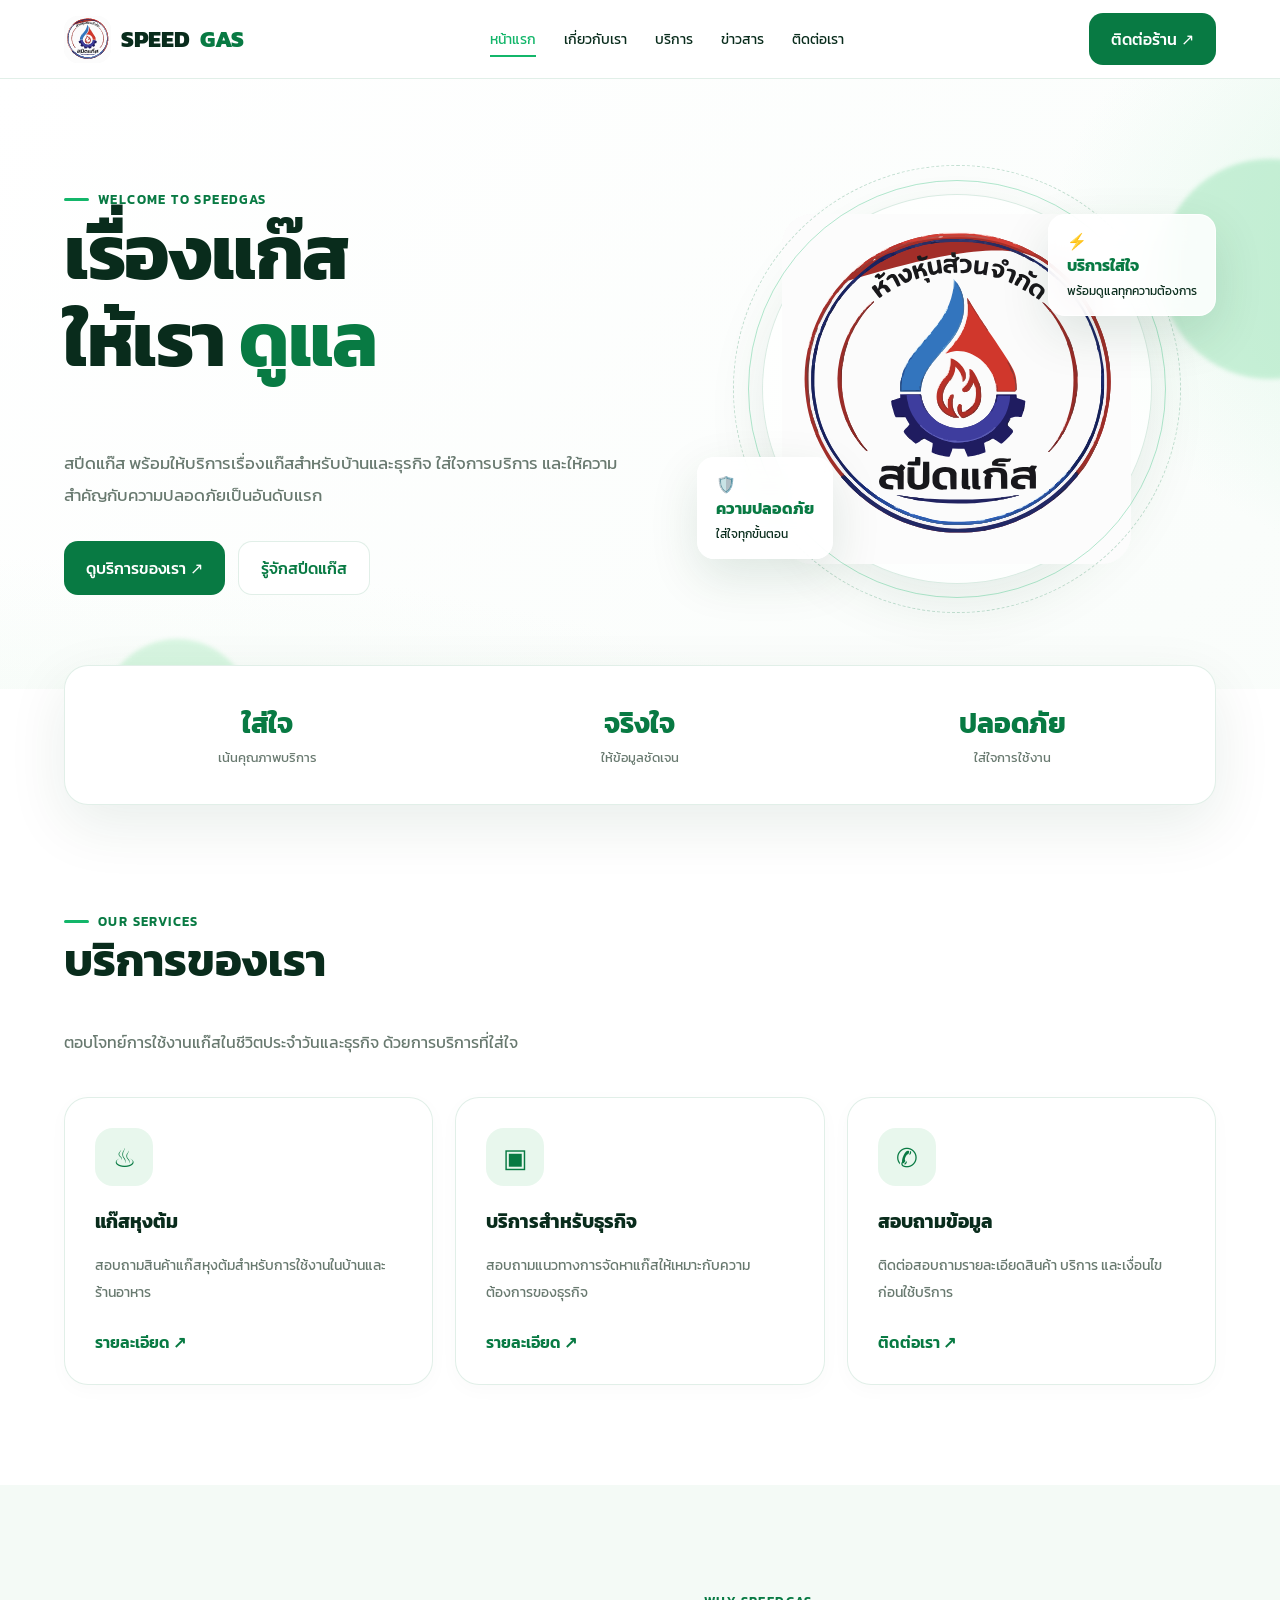
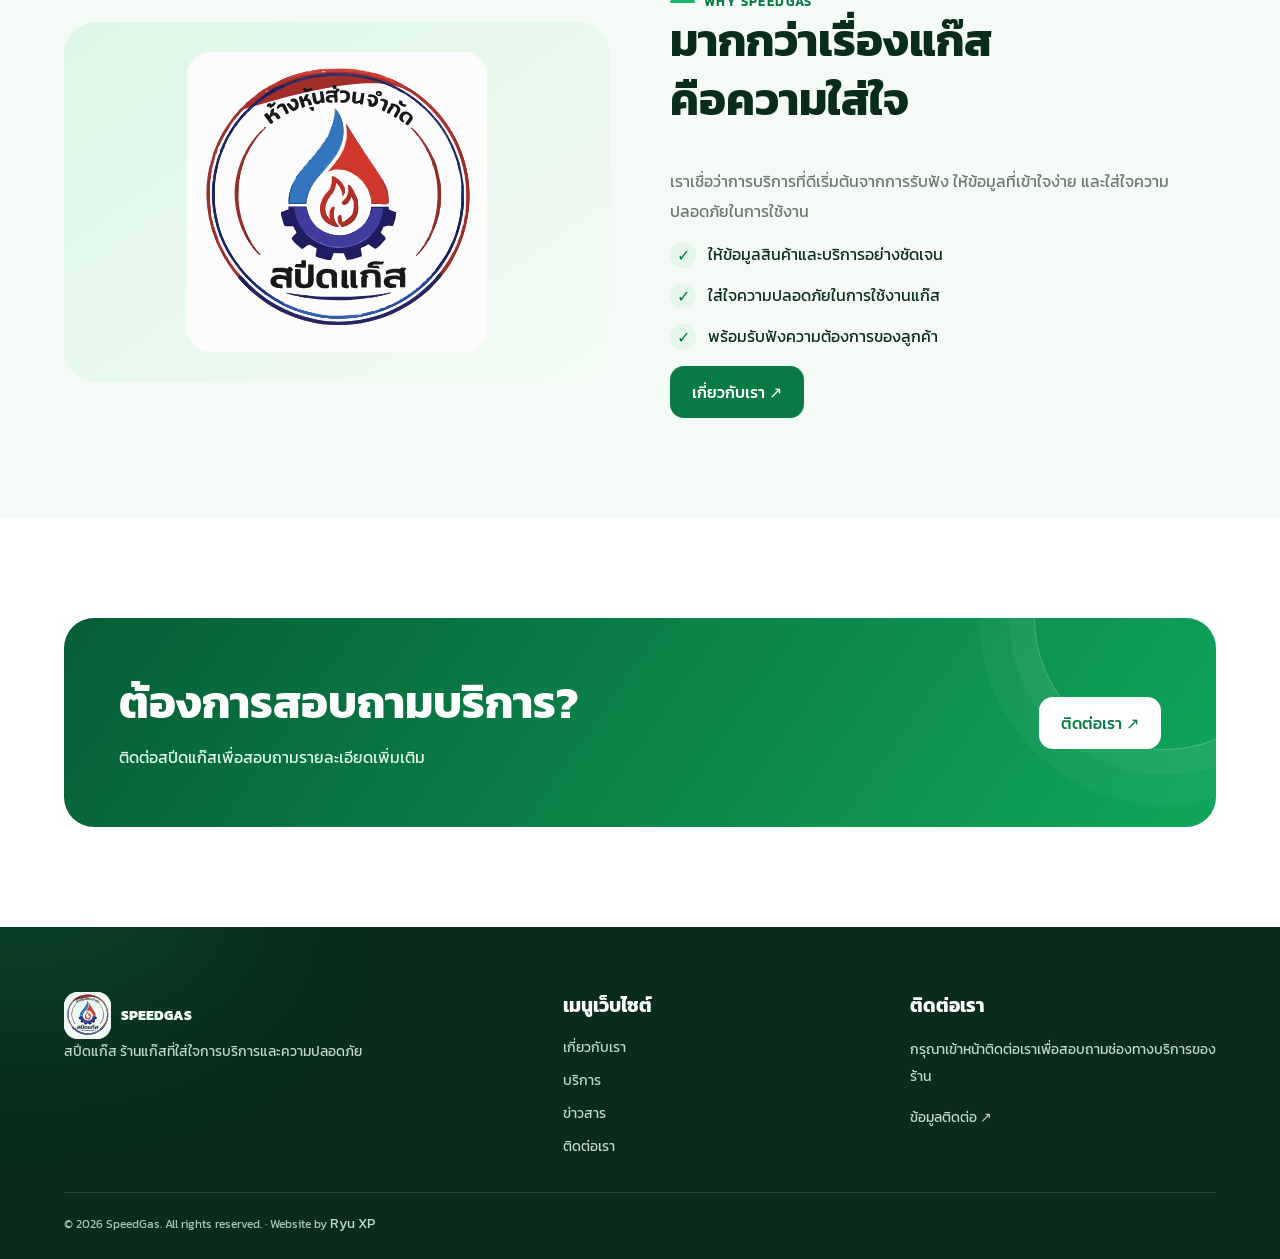
<file: index.html>
<!DOCTYPE html>
<html lang="th">
<head>
  <meta charset="UTF-8">
  <meta name="viewport" content="width=device-width, initial-scale=1">
  <meta name="theme-color" content="#087a43">
  <meta name="description" content="สปีดแก๊ส ร้านแก๊สและบริการแก๊ส ติดต่อสอบถามสินค้าและบริการ">
  <title>สปีดแก๊ส | SpeedGas — ร้านแก๊สและบริการ</title>
  <link rel="icon" href="/logo.svg" type="image/svg+xml">
  <link rel="stylesheet" href="/style.css">
  <script src="/script.js" defer></script>
</head>
<body>
<div id="scroll-progress"></div>
<header class="navbar">
  <div class="container nav-inner">
    <a class="brand" href="/"><img src="/logo.svg" alt="โลโก้สปีดแก๊ส">SPEED<span>GAS</span></a>
    <nav class="nav-links" id="site-nav">
      <a class="active" href="/">หน้าแรก</a><a href="/about">เกี่ยวกับเรา</a><a href="/services">บริการ</a><a href="/news">ข่าวสาร</a><a href="/contact">ติดต่อเรา</a>
    </nav>
    <a class="nav-cta" href="/contact">ติดต่อร้าน ↗</a>
    <button class="menu-toggle" aria-label="เปิดเมนู" aria-expanded="false" aria-controls="site-nav">☰</button>
  </div>
</header>
<main>
<section class="hero">
  <div class="blob one"></div><div class="blob two"></div>
  <div class="container hero-grid">
    <div class="reveal">
      <span class="eyebrow">WELCOME TO SPEEDGAS</span>
      <h1>เรื่องแก๊ส<br>ให้เรา <span>ดูแล</span></h1>
      <p class="hero-copy">สปีดแก๊ส พร้อมให้บริการเรื่องแก๊สสำหรับบ้านและธุรกิจ ใส่ใจการบริการ และให้ความสำคัญกับความปลอดภัยเป็นอันดับแรก</p>
      <div class="hero-actions"><a class="btn" href="/services">ดูบริการของเรา ↗</a><a class="btn btn-outline" href="/about">รู้จักสปีดแก๊ส</a></div>
    </div>
    <div class="hero-visual reveal-zoom">
      <div class="visual-orbit"><img src="/logo.svg" alt="โลโก้ร้านสปีดแก๊ส"></div>
      <div class="float-chip one">⚡ <strong>บริการใส่ใจ</strong><span>พร้อมดูแลทุกความต้องการ</span></div>
      <div class="float-chip two">🛡️ <strong>ความปลอดภัย</strong><span>ใส่ใจทุกขั้นตอน</span></div>
    </div>
  </div>
</section>
<section class="container stats-wrap">
  <div class="stats reveal"><div class="stat"><strong>ใส่ใจ</strong><span>เน้นคุณภาพบริการ</span></div><div class="stat"><strong>จริงใจ</strong><span>ให้ข้อมูลชัดเจน</span></div><div class="stat"><strong>ปลอดภัย</strong><span>ใส่ใจการใช้งาน</span></div></div>
</section>
<section class="section"><div class="container">
  <div class="section-heading reveal"><span class="eyebrow">OUR SERVICES</span><h2>บริการของเรา</h2><p class="muted">ตอบโจทย์การใช้งานแก๊สในชีวิตประจำวันและธุรกิจ ด้วยการบริการที่ใส่ใจ</p></div>
  <div class="cards">
    <article class="card reveal" data-tilt><div class="card-icon">♨</div><h3>แก๊สหุงต้ม</h3><p>สอบถามสินค้าแก๊สหุงต้มสำหรับการใช้งานในบ้านและร้านอาหาร</p><a class="card-link" href="/services">รายละเอียด ↗</a></article>
    <article class="card reveal" data-tilt><div class="card-icon">▣</div><h3>บริการสำหรับธุรกิจ</h3><p>สอบถามแนวทางการจัดหาแก๊สให้เหมาะกับความต้องการของธุรกิจ</p><a class="card-link" href="/services">รายละเอียด ↗</a></article>
    <article class="card reveal" data-tilt><div class="card-icon">✆</div><h3>สอบถามข้อมูล</h3><p>ติดต่อสอบถามรายละเอียดสินค้า บริการ และเงื่อนไขก่อนใช้บริการ</p><a class="card-link" href="/contact">ติดต่อเรา ↗</a></article>
  </div>
</div></section>
<section class="section section-soft"><div class="container split">
  <div class="image-panel reveal-left"><img src="/logo.svg" alt="SpeedGas"></div>
  <div class="reveal-right"><span class="eyebrow">WHY SPEEDGAS</span><h2>มากกว่าเรื่องแก๊ส<br>คือความใส่ใจ</h2><p class="muted">เราเชื่อว่าการบริการที่ดีเริ่มต้นจากการรับฟัง ให้ข้อมูลที่เข้าใจง่าย และใส่ใจความปลอดภัยในการใช้งาน</p>
    <ul class="feature-list"><li><span class="check">✓</span><span>ให้ข้อมูลสินค้าและบริการอย่างชัดเจน</span></li><li><span class="check">✓</span><span>ใส่ใจความปลอดภัยในการใช้งานแก๊ส</span></li><li><span class="check">✓</span><span>พร้อมรับฟังความต้องการของลูกค้า</span></li></ul>
    <a class="btn" href="/about">เกี่ยวกับเรา ↗</a>
  </div>
</div></section>
<section class="section"><div class="container"><div class="cta-banner reveal-zoom"><div><h2>ต้องการสอบถามบริการ?</h2><p>ติดต่อสปีดแก๊สเพื่อสอบถามรายละเอียดเพิ่มเติม</p></div><a class="btn" href="/contact">ติดต่อเรา ↗</a></div></div></section>
</main>
<footer class="footer"><div class="container"><div class="footer-grid">
  <div><a class="brand" href="/"><img src="/logo.svg" alt=""><span class="brand-footer">SPEEDGAS</span></a><p>สปีดแก๊ส ร้านแก๊สที่ใส่ใจการบริการและความปลอดภัย</p></div>
  <div><h3>เมนูเว็บไซต์</h3><div class="footer-links"><a href="/about">เกี่ยวกับเรา</a><a href="/services">บริการ</a><a href="/news">ข่าวสาร</a><a href="/contact">ติดต่อเรา</a></div></div>
  <div><h3>ติดต่อเรา</h3><p>กรุณาเข้าหน้าติดต่อเราเพื่อสอบถามช่องทางบริการของร้าน</p><a href="/contact">ข้อมูลติดต่อ ↗</a></div>
</div><div class="footer-bottom">© <span data-year></span> SpeedGas. All rights reserved. · Website by <a href="https://www.ryuxp.online">Ryu XP</a></div></div></footer>
<button id="back-top" aria-label="กลับขึ้นด้านบน">↑</button>
</body></html>
</file>
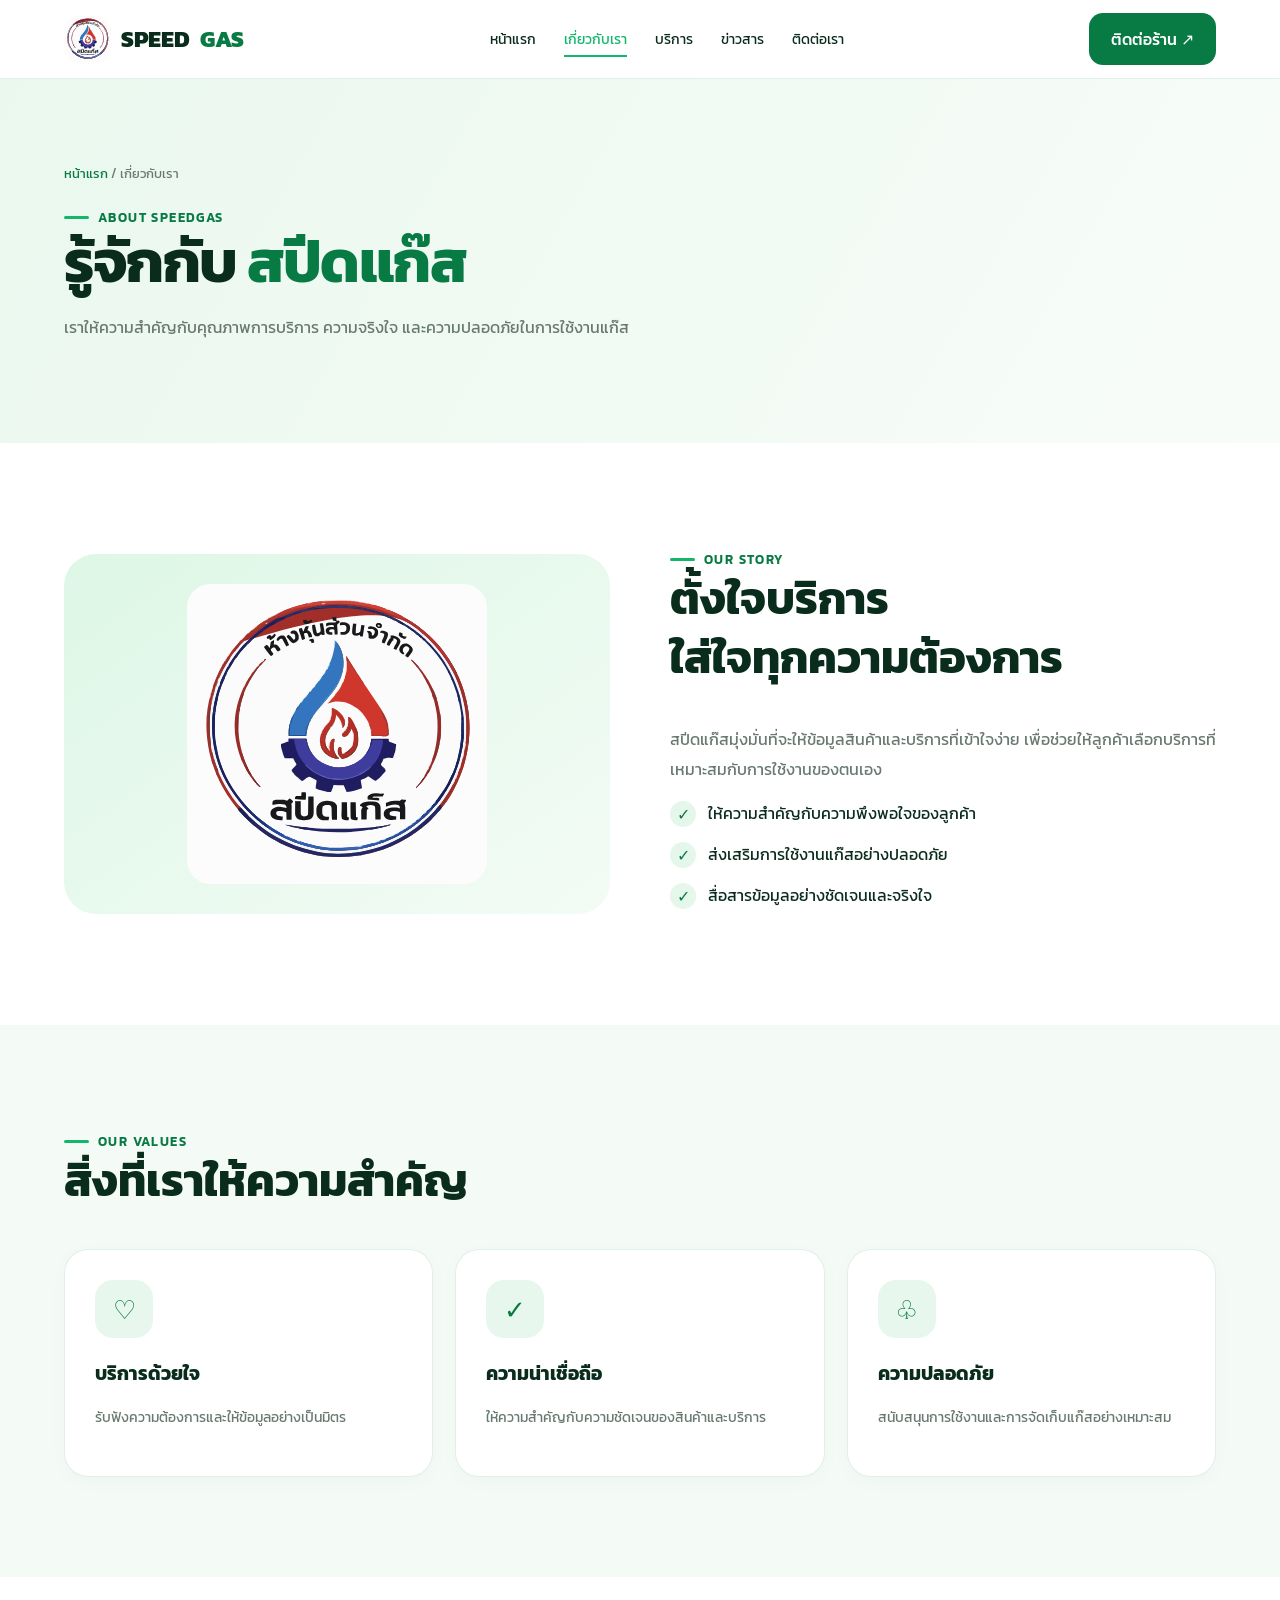
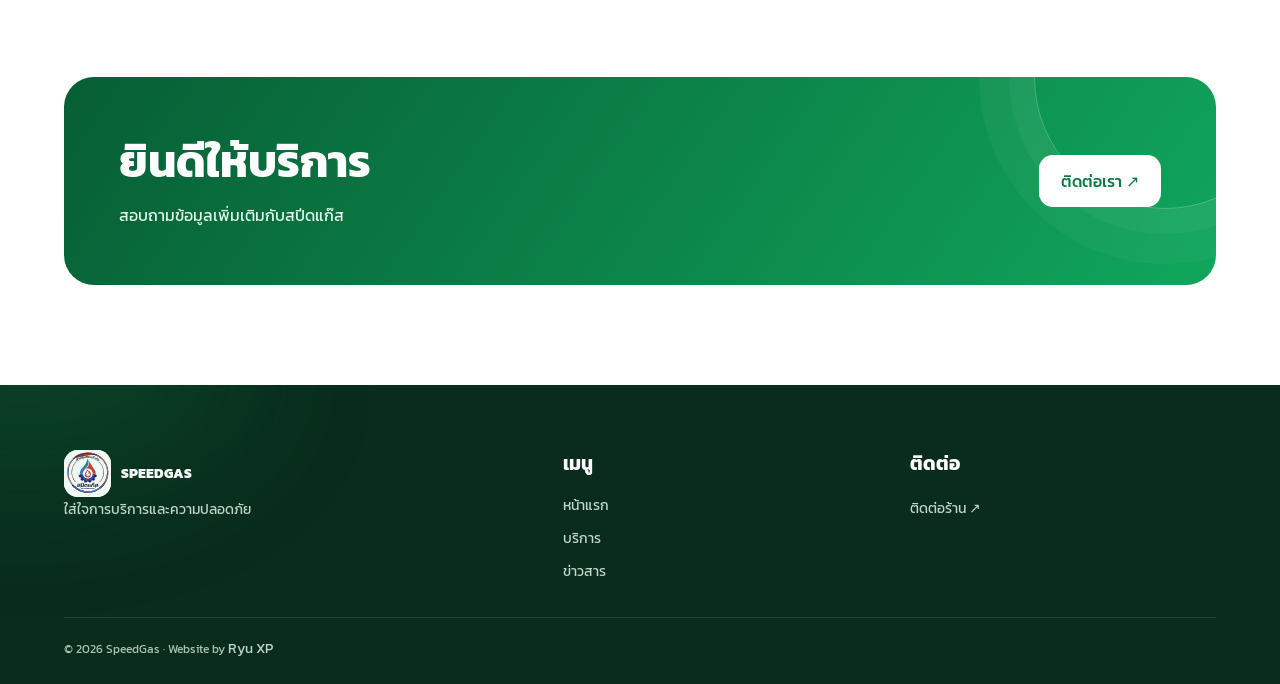
<file: about.html>
<!DOCTYPE html>
<html lang="th"><head><meta charset="UTF-8"><meta name="viewport" content="width=device-width, initial-scale=1"><meta name="theme-color" content="#087a43"><title>เกี่ยวกับเรา | SpeedGas</title><link rel="icon" href="/logo.svg"><link rel="stylesheet" href="/style.css"><script src="/script.js" defer></script></head>
<body><div id="scroll-progress"></div>
<header class="navbar"><div class="container nav-inner"><a class="brand" href="/"><img src="/logo.svg" alt="โลโก้">SPEED<span>GAS</span></a><nav class="nav-links" id="site-nav"><a href="/">หน้าแรก</a><a class="active" href="/about">เกี่ยวกับเรา</a><a href="/services">บริการ</a><a href="/news">ข่าวสาร</a><a href="/contact">ติดต่อเรา</a></nav><a class="nav-cta" href="/contact">ติดต่อร้าน ↗</a><button class="menu-toggle" aria-label="เปิดเมนู" aria-expanded="false" aria-controls="site-nav">☰</button></div></header>
<main><section class="page-hero"><div class="container reveal"><div class="breadcrumb"><a href="/">หน้าแรก</a> / เกี่ยวกับเรา</div><span class="eyebrow">ABOUT SPEEDGAS</span><h1>รู้จักกับ <span class="green">สปีดแก๊ส</span></h1><p>เราให้ความสำคัญกับคุณภาพการบริการ ความจริงใจ และความปลอดภัยในการใช้งานแก๊ส</p></div></section>
<section class="section"><div class="container split"><div class="image-panel reveal-left"><img src="/logo.svg" alt="SpeedGas"></div><div class="reveal-right"><span class="eyebrow">OUR STORY</span><h2>ตั้งใจบริการ<br>ใส่ใจทุกความต้องการ</h2><p class="muted">สปีดแก๊สมุ่งมั่นที่จะให้ข้อมูลสินค้าและบริการที่เข้าใจง่าย เพื่อช่วยให้ลูกค้าเลือกบริการที่เหมาะสมกับการใช้งานของตนเอง</p><ul class="feature-list"><li><span class="check">✓</span><span>ให้ความสำคัญกับความพึงพอใจของลูกค้า</span></li><li><span class="check">✓</span><span>ส่งเสริมการใช้งานแก๊สอย่างปลอดภัย</span></li><li><span class="check">✓</span><span>สื่อสารข้อมูลอย่างชัดเจนและจริงใจ</span></li></ul></div></div></section>
<section class="section section-soft"><div class="container"><div class="section-heading reveal"><span class="eyebrow">OUR VALUES</span><h2>สิ่งที่เราให้ความสำคัญ</h2></div><div class="cards"><article class="card reveal" data-tilt><div class="card-icon">♡</div><h3>บริการด้วยใจ</h3><p>รับฟังความต้องการและให้ข้อมูลอย่างเป็นมิตร</p></article><article class="card reveal" data-tilt><div class="card-icon">✓</div><h3>ความน่าเชื่อถือ</h3><p>ให้ความสำคัญกับความชัดเจนของสินค้าและบริการ</p></article><article class="card reveal" data-tilt><div class="card-icon">♧</div><h3>ความปลอดภัย</h3><p>สนับสนุนการใช้งานและการจัดเก็บแก๊สอย่างเหมาะสม</p></article></div></div></section>
<section class="section"><div class="container"><div class="cta-banner reveal-zoom"><div><h2>ยินดีให้บริการ</h2><p>สอบถามข้อมูลเพิ่มเติมกับสปีดแก๊ส</p></div><a class="btn" href="/contact">ติดต่อเรา ↗</a></div></div></section></main>
<footer class="footer"><div class="container"><div class="footer-grid"><div><a class="brand" href="/"><img src="/logo.svg" alt=""><span class="brand-footer">SPEEDGAS</span></a><p>ใส่ใจการบริการและความปลอดภัย</p></div><div><h3>เมนู</h3><div class="footer-links"><a href="/">หน้าแรก</a><a href="/services">บริการ</a><a href="/news">ข่าวสาร</a></div></div><div><h3>ติดต่อ</h3><a href="/contact">ติดต่อร้าน ↗</a></div></div><div class="footer-bottom">© <span data-year></span> SpeedGas · Website by <a href="https://www.ryuxp.online">Ryu XP</a></div></div></footer><button id="back-top" aria-label="กลับขึ้นด้านบน">↑</button></body></html>
</file>
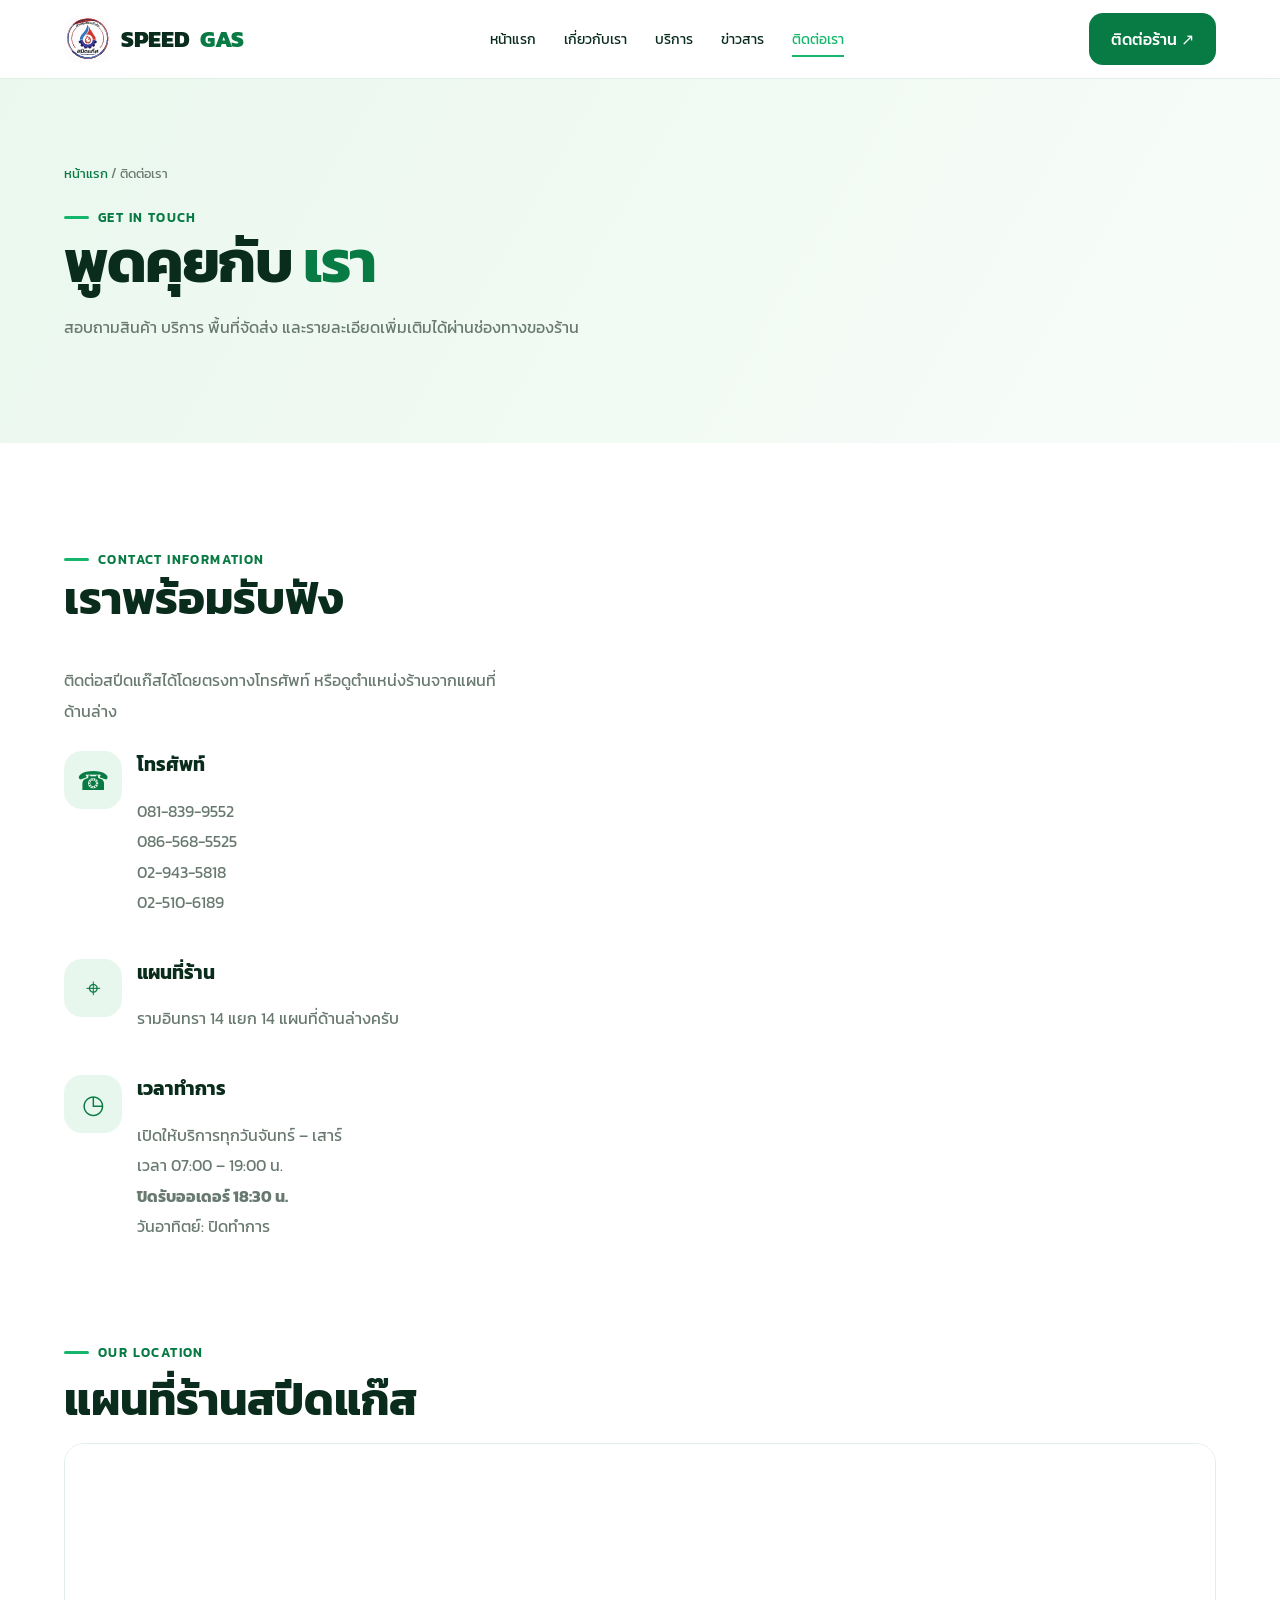
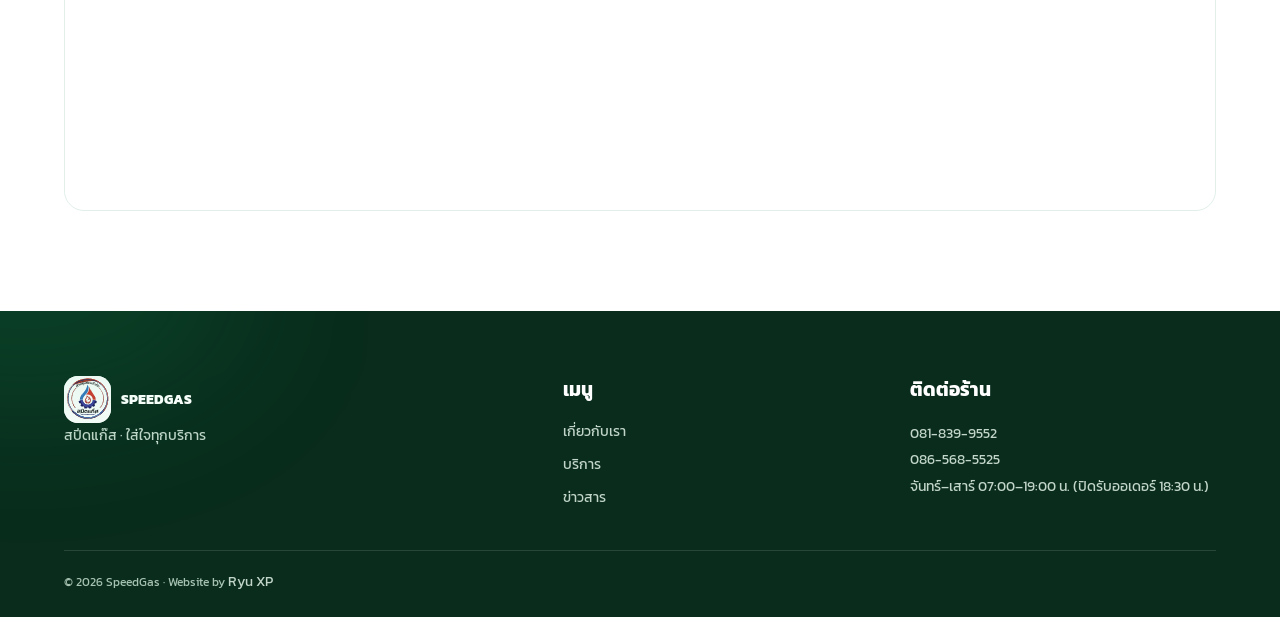
<file: contact.html>
<!DOCTYPE html>
<html lang="th"><head><meta charset="UTF-8"><meta name="viewport" content="width=device-width, initial-scale=1"><meta name="theme-color" content="#087a43"><title>ติดต่อเรา | SpeedGas</title><link rel="icon" href="/logo.svg"><link rel="stylesheet" href="/style.css"><script src="/script.js" defer></script></head>
<body><div id="scroll-progress"></div><header class="navbar"><div class="container nav-inner"><a class="brand" href="/"><img src="/logo.svg" alt="โลโก้">SPEED<span>GAS</span></a><nav class="nav-links" id="site-nav"><a href="/">หน้าแรก</a><a href="/about">เกี่ยวกับเรา</a><a href="/services">บริการ</a><a href="/news">ข่าวสาร</a><a class="active" href="/contact">ติดต่อเรา</a></nav><a class="nav-cta" href="/contact">ติดต่อร้าน ↗</a><button class="menu-toggle" aria-label="เปิดเมนู" aria-expanded="false" aria-controls="site-nav">☰</button></div></header>
<main><section class="page-hero"><div class="container reveal"><div class="breadcrumb"><a href="/">หน้าแรก</a> / ติดต่อเรา</div><span class="eyebrow">GET IN TOUCH</span><h1>พูดคุยกับ <span class="green">เรา</span></h1><p>สอบถามสินค้า บริการ พื้นที่จัดส่ง และรายละเอียดเพิ่มเติมได้ผ่านช่องทางของร้าน</p></div></section>
<section class="section"><div class="container contact-grid">
<div class="reveal-left"><span class="eyebrow">CONTACT INFORMATION</span><h2>เราพร้อมรับฟัง</h2><p class="muted">ติดต่อสปีดแก๊สได้โดยตรงทางโทรศัพท์ หรือดูตำแหน่งร้านจากแผนที่ด้านล่าง</p>
<div class="contact-item"><div class="card-icon">☎</div><div><h3>โทรศัพท์</h3><p class="muted"><a href="tel:0818399552">081-839-9552</a><br><a href="tel:0865685525">086-568-5525</a><br><a href="tel:029435818">02-943-5818</a><br><a href="tel:025106189">02-510-6189</a></p></div></div>
<div class="contact-item"><div class="card-icon">⌖</div><div><h3>แผนที่ร้าน</h3><p class="muted">รามอินทรา 14 แยก 14 แผนที่ด้านล่างครับ</p></div></div>
<div class="contact-item"><div class="card-icon">◷</div><div><h3>เวลาทำการ</h3><p class="muted">เปิดให้บริการทุกวันจันทร์ – เสาร์<br>เวลา 07:00 – 19:00 น.<br><strong>ปิดรับออเดอร์ 18:30 น.</strong><br>วันอาทิตย์: ปิดทำการ</p></div></div>
</div>
<div class="map-panel reveal" style="grid-column:1 / -1;margin-top:24px">
  <div style="display:flex;align-items:center;justify-content:space-between;gap:16px;flex-wrap:wrap;margin-bottom:14px">
    <div><span class="eyebrow">OUR LOCATION</span><h2 style="margin:8px 0 0">แผนที่ร้านสปีดแก๊ส</h2></div>
  </div>
  <div style="overflow:hidden;border-radius:20px;border:1px solid var(--line);min-height:320px">
    <iframe class="btn btn-outline" src="https://www.google.com/maps/embed?pb=!1m18!1m12!1m3!1d368.0354526617941!2d100.62856015791084!3d13.850941752087824!2m3!1f0!2f0!3f0!3m2!1i1024!2i768!4f13.1!3m3!1m2!1s0x311d62b1e23a7eef%3A0x523d345d23076f89!2sSpeed%20Gas%20Shop%20Ptt%20Lpg!5e0!3m2!1sen!2sth!4v1791724232024!5m2!1sen!2sth" width="100%" height="360" style="border:0;" allowfullscreen="" loading="lazy" referrerpolicy="no-referrer-when-downgrade"></iframe>
  </div>
</div>
</div></section></main>
<footer class="footer"><div class="container"><div class="footer-grid"><div><a class="brand" href="/"><img src="/logo.svg" alt=""><span class="brand-footer">SPEEDGAS</span></a><p>สปีดแก๊ส · ใส่ใจทุกบริการ</p></div><div><h3>เมนู</h3><div class="footer-links"><a href="/about">เกี่ยวกับเรา</a><a href="/services">บริการ</a><a href="/news">ข่าวสาร</a></div></div><div><h3>ติดต่อร้าน</h3><p><a href="tel:0818399552">081-839-9552</a><br><a href="tel:0865685525">086-568-5525</a><br>จันทร์–เสาร์ 07:00–19:00 น. (ปิดรับออเดอร์ 18:30 น.)</p></div></div><div class="footer-bottom">© <span data-year></span> SpeedGas · Website by <a href="https://www.ryuxp.online">Ryu XP</a></div></div></footer><button id="back-top" aria-label="กลับขึ้นด้านบน">↑</button></body></html>
</file>
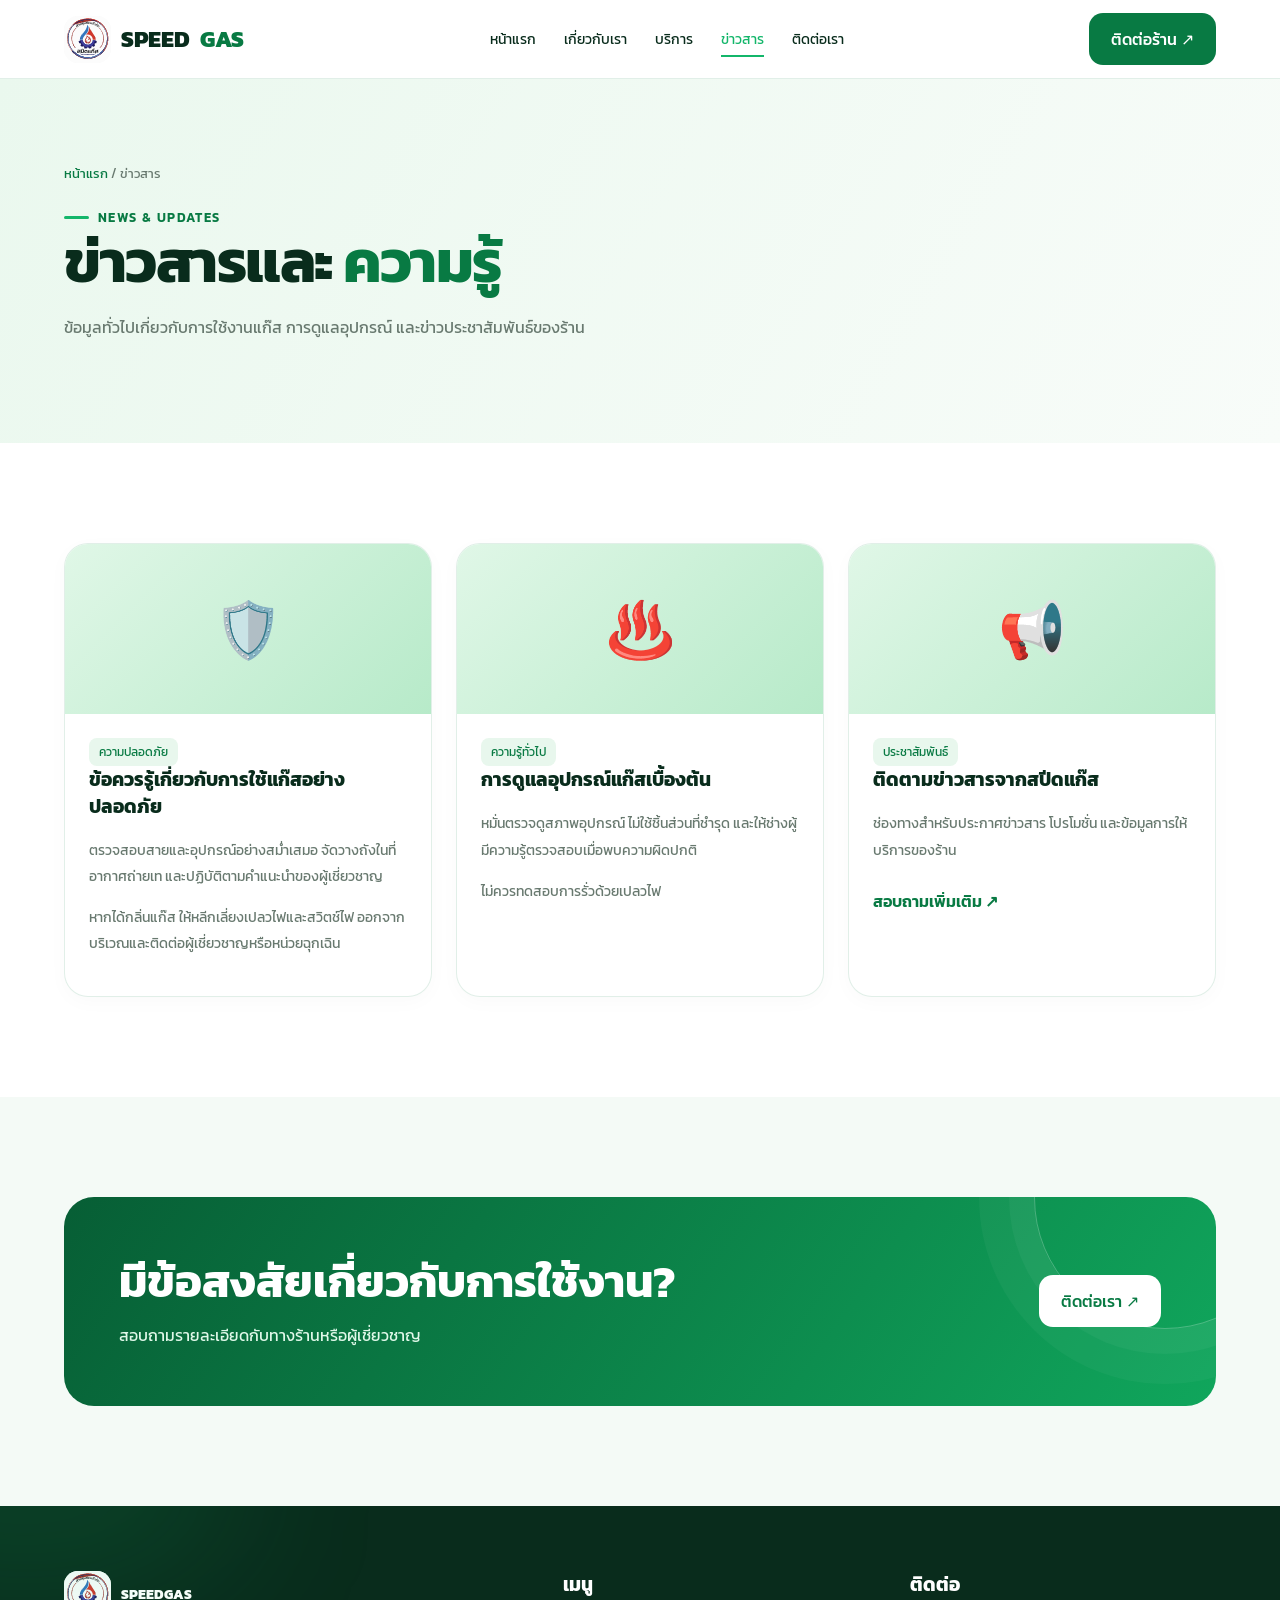
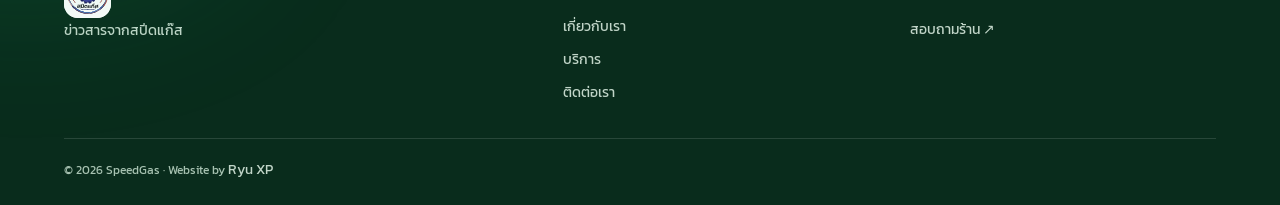
<file: news.html>
<!DOCTYPE html>
<html lang="th"><head><meta charset="UTF-8"><meta name="viewport" content="width=device-width, initial-scale=1"><meta name="theme-color" content="#087a43"><title>ข่าวสาร | SpeedGas</title><link rel="icon" href="/logo.svg"><link rel="stylesheet" href="/style.css"><script src="/script.js" defer></script></head>
<body><div id="scroll-progress"></div><header class="navbar"><div class="container nav-inner"><a class="brand" href="/"><img src="/logo.svg" alt="โลโก้">SPEED<span>GAS</span></a><nav class="nav-links" id="site-nav"><a href="/">หน้าแรก</a><a href="/about">เกี่ยวกับเรา</a><a href="/services">บริการ</a><a class="active" href="/news">ข่าวสาร</a><a href="/contact">ติดต่อเรา</a></nav><a class="nav-cta" href="/contact">ติดต่อร้าน ↗</a><button class="menu-toggle" aria-label="เปิดเมนู" aria-expanded="false" aria-controls="site-nav">☰</button></div></header>
<main><section class="page-hero"><div class="container reveal"><div class="breadcrumb"><a href="/">หน้าแรก</a> / ข่าวสาร</div><span class="eyebrow">NEWS & UPDATES</span><h1>ข่าวสารและ <span class="green">ความรู้</span></h1><p>ข้อมูลทั่วไปเกี่ยวกับการใช้งานแก๊ส การดูแลอุปกรณ์ และข่าวประชาสัมพันธ์ของร้าน</p></div></section>
<section class="section"><div class="container"><div class="news-grid">
<article class="card news-card reveal" data-tilt><div class="news-art">🛡️</div><div class="news-body"><span class="tag">ความปลอดภัย</span><h3>ข้อควรรู้เกี่ยวกับการใช้แก๊สอย่างปลอดภัย</h3><p>ตรวจสอบสายและอุปกรณ์อย่างสม่ำเสมอ จัดวางถังในที่อากาศถ่ายเท และปฏิบัติตามคำแนะนำของผู้เชี่ยวชาญ</p><p class="muted">หากได้กลิ่นแก๊ส ให้หลีกเลี่ยงเปลวไฟและสวิตช์ไฟ ออกจากบริเวณและติดต่อผู้เชี่ยวชาญหรือหน่วยฉุกเฉิน</p></div></article>
<article class="card news-card reveal" data-tilt><div class="news-art">♨️</div><div class="news-body"><span class="tag">ความรู้ทั่วไป</span><h3>การดูแลอุปกรณ์แก๊สเบื้องต้น</h3><p>หมั่นตรวจดูสภาพอุปกรณ์ ไม่ใช้ชิ้นส่วนที่ชำรุด และให้ช่างผู้มีความรู้ตรวจสอบเมื่อพบความผิดปกติ</p><p class="muted">ไม่ควรทดสอบการรั่วด้วยเปลวไฟ</p></div></article>
<article class="card news-card reveal" data-tilt><div class="news-art">📢</div><div class="news-body"><span class="tag">ประชาสัมพันธ์</span><h3>ติดตามข่าวสารจากสปีดแก๊ส</h3><p>ช่องทางสำหรับประกาศข่าวสาร โปรโมชั่น และข้อมูลการให้บริการของร้าน</p><a class="card-link" href="/contact">สอบถามเพิ่มเติม ↗</a></div></article>
</div></div></section><section class="section section-soft"><div class="container"><div class="cta-banner reveal-zoom"><div><h2>มีข้อสงสัยเกี่ยวกับการใช้งาน?</h2><p>สอบถามรายละเอียดกับทางร้านหรือผู้เชี่ยวชาญ</p></div><a class="btn" href="/contact">ติดต่อเรา ↗</a></div></div></section></main>
<footer class="footer"><div class="container"><div class="footer-grid"><div><a class="brand" href="/"><img src="/logo.svg" alt=""><span class="brand-footer">SPEEDGAS</span></a><p>ข่าวสารจากสปีดแก๊ส</p></div><div><h3>เมนู</h3><div class="footer-links"><a href="/about">เกี่ยวกับเรา</a><a href="/services">บริการ</a><a href="/contact">ติดต่อเรา</a></div></div><div><h3>ติดต่อ</h3><a href="/contact">สอบถามร้าน ↗</a></div></div><div class="footer-bottom">© <span data-year></span> SpeedGas · Website by <a href="https://www.ryuxp.online">Ryu XP</a></div></div></footer><button id="back-top" aria-label="กลับขึ้นด้านบน">↑</button></body></html>
</file>
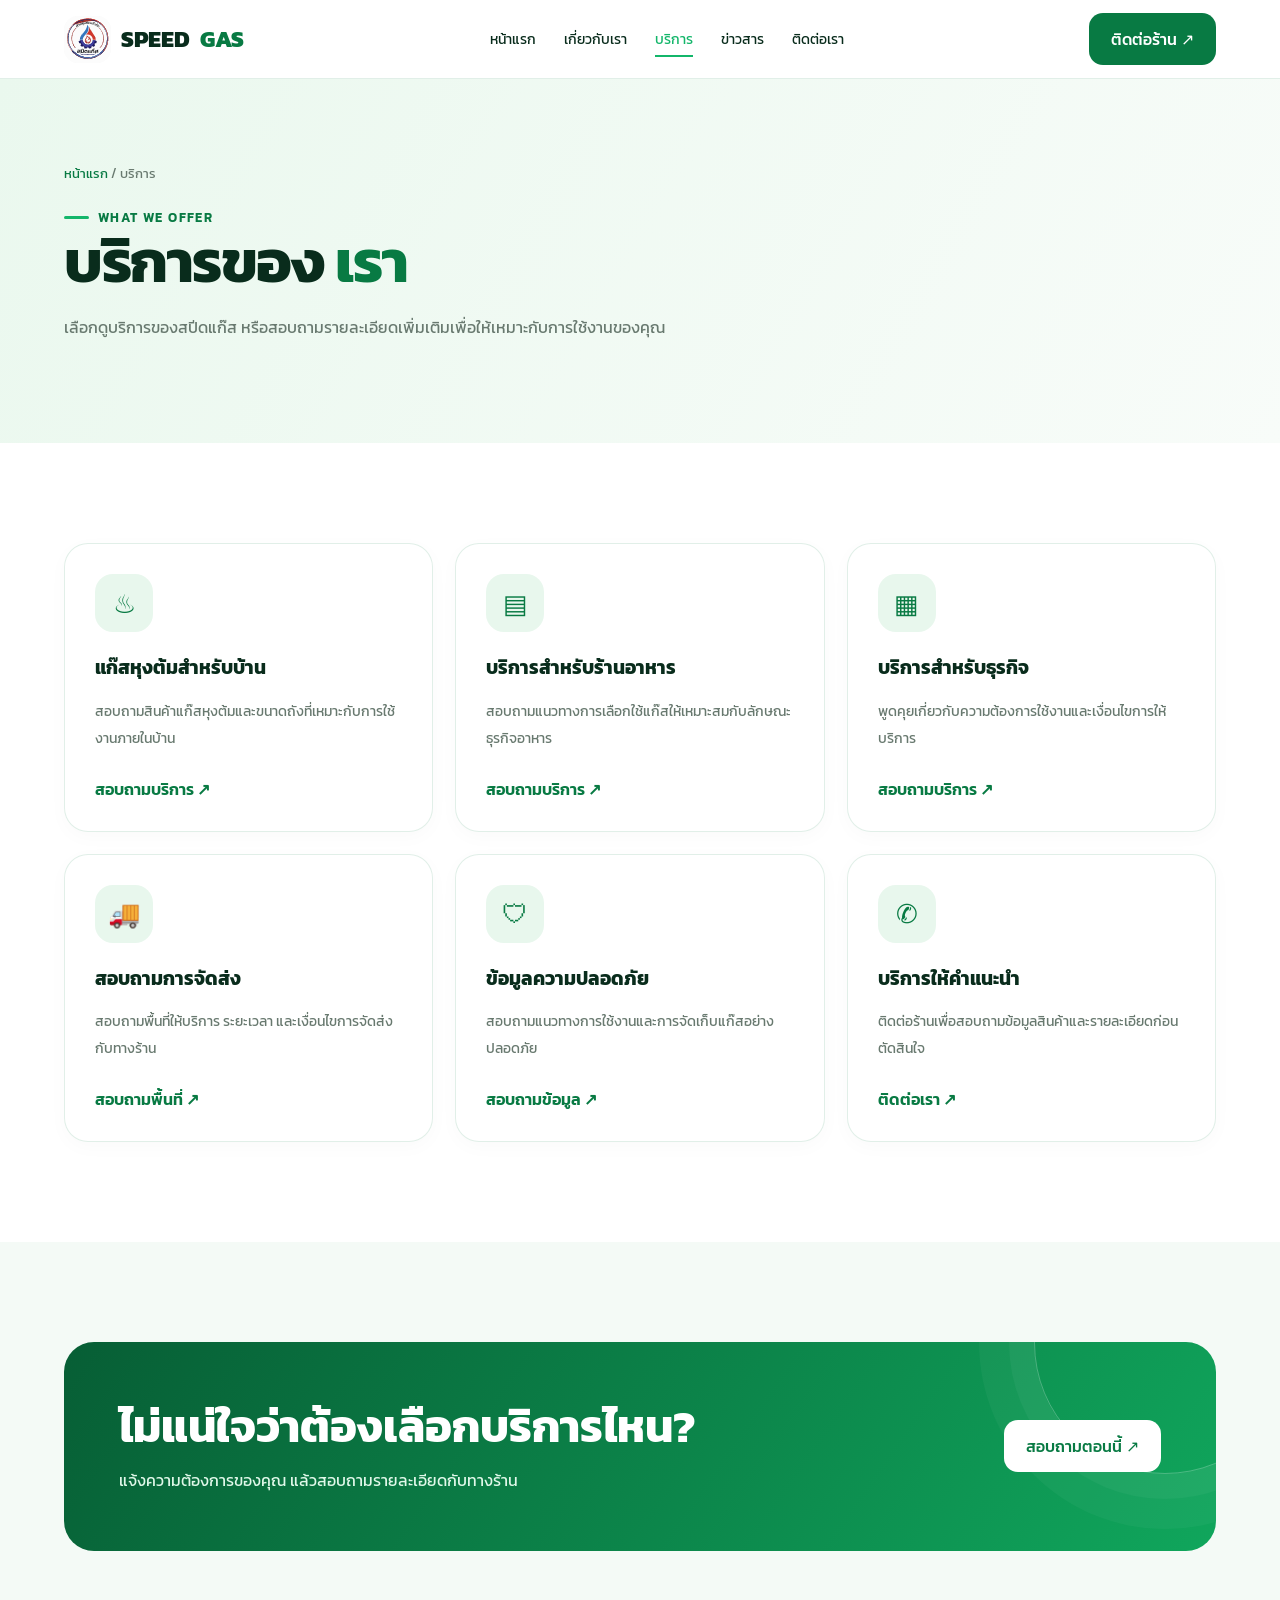
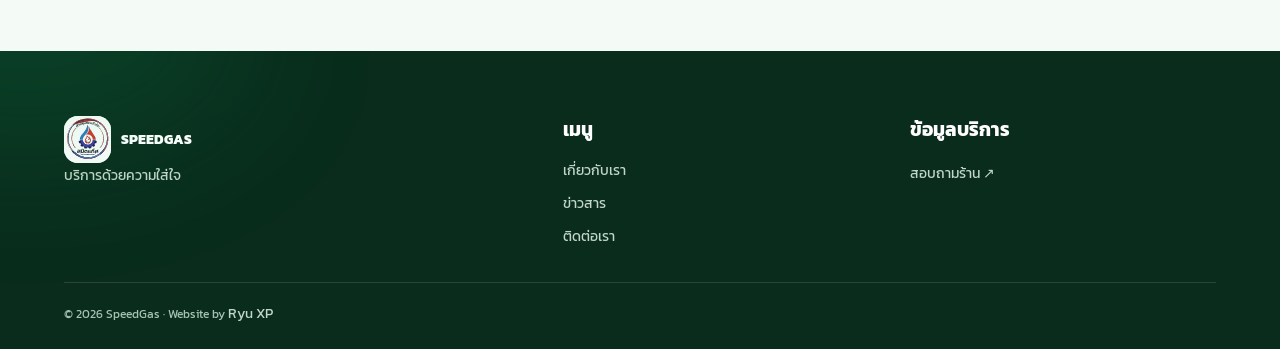
<file: services.html>
<!DOCTYPE html>
<html lang="th"><head><meta charset="UTF-8"><meta name="viewport" content="width=device-width, initial-scale=1"><meta name="theme-color" content="#087a43"><title>บริการ | SpeedGas</title><link rel="icon" href="/logo.svg"><link rel="stylesheet" href="/style.css"><script src="/script.js" defer></script></head>
<body><div id="scroll-progress"></div><header class="navbar"><div class="container nav-inner"><a class="brand" href="/index.html"><img src="/logo.svg" alt="โลโก้">SPEED<span>GAS</span></a><nav class="nav-links" id="site-nav"><a href="/">หน้าแรก</a><a href="/about">เกี่ยวกับเรา</a><a class="active" href="/services">บริการ</a><a href="/news">ข่าวสาร</a><a href="/contact">ติดต่อเรา</a></nav><a class="nav-cta" href="/contact">ติดต่อร้าน ↗</a><button class="menu-toggle" aria-label="เปิดเมนู" aria-expanded="false" aria-controls="site-nav">☰</button></div></header>
<main><section class="page-hero"><div class="container reveal"><div class="breadcrumb"><a href="/">หน้าแรก</a> / บริการ</div><span class="eyebrow">WHAT WE OFFER</span><h1>บริการของ <span class="green">เรา</span></h1><p>เลือกดูบริการของสปีดแก๊ส หรือสอบถามรายละเอียดเพิ่มเติมเพื่อให้เหมาะกับการใช้งานของคุณ</p></div></section>
<section class="section"><div class="container"><div class="cards">
<article class="card reveal" data-tilt><div class="card-icon">♨</div><h3>แก๊สหุงต้มสำหรับบ้าน</h3><p>สอบถามสินค้าแก๊สหุงต้มและขนาดถังที่เหมาะกับการใช้งานภายในบ้าน</p><a class="card-link" href="/contact">สอบถามบริการ ↗</a></article>
<article class="card reveal" data-tilt><div class="card-icon">▤</div><h3>บริการสำหรับร้านอาหาร</h3><p>สอบถามแนวทางการเลือกใช้แก๊สให้เหมาะสมกับลักษณะธุรกิจอาหาร</p><a class="card-link" href="/contact">สอบถามบริการ ↗</a></article>
<article class="card reveal" data-tilt><div class="card-icon">▦</div><h3>บริการสำหรับธุรกิจ</h3><p>พูดคุยเกี่ยวกับความต้องการใช้งานและเงื่อนไขการให้บริการ</p><a class="card-link" href="/contact">สอบถามบริการ ↗</a></article>
<article class="card reveal" data-tilt><div class="card-icon">🚚</div><h3>สอบถามการจัดส่ง</h3><p>สอบถามพื้นที่ให้บริการ ระยะเวลา และเงื่อนไขการจัดส่งกับทางร้าน</p><a class="card-link" href="/contact">สอบถามพื้นที่ ↗</a></article>
<article class="card reveal" data-tilt><div class="card-icon">🛡</div><h3>ข้อมูลความปลอดภัย</h3><p>สอบถามแนวทางการใช้งานและการจัดเก็บแก๊สอย่างปลอดภัย</p><a class="card-link" href="/contact">สอบถามข้อมูล ↗</a></article>
<article class="card reveal" data-tilt><div class="card-icon">✆</div><h3>บริการให้คำแนะนำ</h3><p>ติดต่อร้านเพื่อสอบถามข้อมูลสินค้าและรายละเอียดก่อนตัดสินใจ</p><a class="card-link" href="/contact">ติดต่อเรา ↗</a></article>
</div></div></section><section class="section section-soft"><div class="container"><div class="cta-banner reveal-zoom"><div><h2>ไม่แน่ใจว่าต้องเลือกบริการไหน?</h2><p>แจ้งความต้องการของคุณ แล้วสอบถามรายละเอียดกับทางร้าน</p></div><a class="btn" href="/contact">สอบถามตอนนี้ ↗</a></div></div></section></main>
<footer class="footer"><div class="container"><div class="footer-grid"><div><a class="brand" href="/"><img src="/logo.svg" alt=""><span class="brand-footer">SPEEDGAS</span></a><p>บริการด้วยความใส่ใจ</p></div><div><h3>เมนู</h3><div class="footer-links"><a href="/about">เกี่ยวกับเรา</a><a href="/news">ข่าวสาร</a><a href="/contact">ติดต่อเรา</a></div></div><div><h3>ข้อมูลบริการ</h3><a href="/contact">สอบถามร้าน ↗</a></div></div><div class="footer-bottom">© <span data-year></span> SpeedGas · Website by <a href="https://www.ryuxp.online">Ryu XP</a></div></div></footer><button id="back-top" aria-label="กลับขึ้นด้านบน">↑</button></body></html>
</file>
<file: style.css>
@import url('https://fonts.googleapis.com/css2?family=Kanit:wght@300;400;500;600;700;800&display=swap');
:root{--green:#087a43;--green2:#13b66a;--dark:#092c1c;--muted:#68796f;--light:#f4faf6;--white:#fff;--line:rgba(8,122,67,.12);--shadow:0 20px 60px rgba(9,65,36,.09)}
*{box-sizing:border-box}html{scroll-behavior:smooth;scroll-padding-top:90px}body{margin:0;font-family:'Kanit',sans-serif;color:var(--dark);background:#fff;overflow-x:hidden;animation:pageEntrance .85s cubic-bezier(.16,1,.3,1) both}a{color:inherit;text-decoration:none}button,input,textarea{font:inherit}button,a{-webkit-tap-highlight-color:transparent}img{max-width:100%}.container{width:min(1160px,90%);margin:auto}.muted{color:var(--muted);line-height:1.9}.green{color:var(--green)}.section{padding:100px 0}.section-soft{background:var(--light)}.section-heading{max-width:700px;margin-bottom:40px}.eyebrow{display:inline-flex;align-items:center;gap:9px;color:var(--green);font-size:13px;font-weight:600;letter-spacing:1.4px;text-transform:uppercase}.eyebrow:before{content:'';width:25px;height:3px;background:var(--green2);border-radius:10px}h1,h2,h3,p{margin-top:0}h1{font-size:clamp(40px,6.5vw,76px);line-height:1.15;letter-spacing:-1.5px}h2{font-size:clamp(30px,4vw,45px);line-height:1.3}h3{line-height:1.4}p{line-height:1.9}
.navbar{position:sticky;top:0;z-index:100;background:rgba(255,255,255,.86);backdrop-filter:blur(22px);border-bottom:1px solid var(--line);transition:background .4s,box-shadow .4s}.navbar.scrolled{background:rgba(255,255,255,.78);box-shadow:0 10px 35px rgba(0,60,30,.09)}.nav-inner{min-height:78px;display:flex;align-items:center;justify-content:space-between;gap:24px}.brand{display:flex;align-items:center;gap:10px;font-weight:800;font-size:23px}.brand img{width:47px;height:47px;border-radius:14px}.brand span{color:var(--green)}.brand .brand-footer{color:#fff}.nav-links{display:flex;align-items:center;gap:28px}.nav-links a{font-size:14px;position:relative;transition:color .25s}.nav-links a:hover,.nav-links a.active{color:var(--green2)}.nav-links a:after{content:"";position:absolute;height:2px;left:0;right:100%;bottom:-7px;background:var(--green2);transition:right .35s}.nav-links a:hover:after,.nav-links a.active:after{right:0}.nav-cta,.btn{display:inline-flex;align-items:center;justify-content:center;gap:9px;border:0;border-radius:14px;padding:14px 22px;background:var(--green);color:white;font-weight:500;cursor:pointer;transition:transform .35s,box-shadow .35s;position:relative;overflow:hidden;isolation:isolate}.btn:before,.nav-cta:before{content:"";position:absolute;z-index:-1;inset:0;background:linear-gradient(110deg,transparent 15%,rgba(255,255,255,.35) 48%,transparent 75%);transform:translateX(-130%);transition:transform .7s}.btn:hover:before,.nav-cta:hover:before{transform:translateX(130%)}.nav-cta:hover,.btn:hover{background:#056338;transform:translateY(-4px) scale(1.025);box-shadow:0 16px 35px rgba(8,122,67,.25)}.btn:active{transform:scale(.97)}.btn-outline{background:white;color:var(--green);border:1px solid var(--line)}.menu-toggle{display:none;width:44px;height:44px;border:1px solid var(--line);background:white;color:var(--green);border-radius:12px;cursor:pointer}
.hero{position:relative;isolation:isolate;overflow:hidden;padding:100px 0 90px;background:radial-gradient(ellipse at 90% 15%,#bcefd0 0,transparent 35%),radial-gradient(ellipse at 0 100%,#e4f6e9 0,transparent 40%),linear-gradient(135deg,#fff,#f5fbf7);background-size:180% 180%;animation:gradientFlow 12s ease infinite}.hero-grid{display:grid;grid-template-columns:1.05fr .95fr;align-items:center;gap:60px}.hero h1 span{color:var(--green)}.hero-copy{max-width:570px;color:var(--muted);font-size:17px}.hero-actions{display:flex;flex-wrap:wrap;gap:13px;margin-top:30px}.hero-visual{position:relative;min-height:420px;display:grid;place-items:center}.visual-orbit{position:relative;isolation:isolate;width:min(390px,85%);aspect-ratio:1;border-radius:50%;border:1px solid #087a4326;display:grid;place-items:center;background:#ffffff80;box-shadow:var(--shadow);animation:float 6s ease-in-out infinite}.visual-orbit img{width:90%;border-radius:30px}.visual-orbit:before,.visual-orbit:after{content:"";position:absolute;inset:-15px;border:1px solid rgba(19,184,106,.32);border-radius:50%;animation:orbitPulse 4s ease-in-out infinite;pointer-events:none}.visual-orbit:after{inset:-30px;border-style:dashed;border-color:rgba(8,122,67,.23);animation:orbitSpin 24s linear infinite}.float-chip{position:absolute;padding:14px 18px;background:#ffffffdf;border:1px solid #ffffffd9;border-radius:17px;box-shadow:0 18px 50px rgba(9,65,36,.12);backdrop-filter:blur(15px);animation:glassFloat 5s ease-in-out infinite}.float-chip strong{display:block;color:var(--green)}.float-chip span{font-size:12px}.float-chip.one{top:35px;right:0;animation-delay:-1s}.float-chip.two{bottom:40px;left:0;animation-delay:-3s}.blob{position:absolute;z-index:-1;border-radius:50%;filter:blur(2px);opacity:.5;animation:blobWander 13s ease-in-out infinite alternate}.blob.one{width:220px;height:220px;right:-100px;top:80px;background:#9be4b7}.blob.two{width:150px;height:150px;left:8%;bottom:-100px;background:#b7efc9;animation-delay:-6s}.stats-wrap{position:relative;margin-top:-24px}.stats{display:grid;grid-template-columns:repeat(3,1fr);gap:20px;padding:26px;background:white;border:1px solid var(--line);border-radius:24px;box-shadow:var(--shadow)}.stat{text-align:center;padding:10px}.stat strong{display:block;font-size:28px;color:var(--green)}.stat span{font-size:13px;color:var(--muted)}
.cards{display:grid;grid-template-columns:repeat(3,1fr);gap:22px}.card{position:relative;overflow:hidden;background:white;border:1px solid var(--line);border-radius:24px;padding:30px;box-shadow:0 5px 20px #092c1c06;transition:transform .45s cubic-bezier(.2,.8,.2,1),box-shadow .45s,border-color .45s;transform-style:preserve-3d}.card:before{content:"";position:absolute;inset:0;pointer-events:none;opacity:0;background:radial-gradient(350px circle at var(--mouse-x,50%) var(--mouse-y,50%),rgba(19,216,120,.13),transparent 60%);transition:opacity .35s}.card:hover:before{opacity:1}.card:hover{border-color:#13b66a80;box-shadow:0 28px 65px rgba(9,65,36,.13)}.card-icon{width:58px;height:58px;display:grid;place-items:center;border-radius:18px;color:var(--green);background:#e8f7ed;font-size:26px;margin-bottom:22px;transition:transform .45s,background .45s,color .45s}.card:hover .card-icon{transform:translateY(-5px) rotate(-8deg) scale(1.1);background:var(--green);color:white}.card p{color:var(--muted);font-size:14px}.card-link{color:var(--green);font-weight:600;display:inline-block;margin-top:10px}.cards .card:nth-child(3n+1){transition-delay:.04s}.cards .card:nth-child(3n+2){transition-delay:.12s}.cards .card:nth-child(3n+3){transition-delay:.2s}
.split{display:grid;grid-template-columns:1fr 1fr;align-items:center;gap:60px}.feature-list{list-style:none;padding:0;display:grid;gap:15px}.feature-list li{display:flex;gap:12px;align-items:flex-start}.check{flex-shrink:0;width:26px;height:26px;border-radius:50%;display:grid;place-items:center;background:#e4f7ea;color:var(--green)}.image-panel{min-height:350px;display:grid;place-items:center;border-radius:32px;overflow:hidden;padding:30px;background:linear-gradient(145deg,#ddf7e6,#f3fbf5)}.image-panel img{width:100%;max-width:300px;border-radius:24px}.page-hero{padding:85px 0;background:linear-gradient(120deg,#eaf8ee,#f8fcf9)}.breadcrumb{color:var(--muted);font-size:13px;margin-bottom:18px}.breadcrumb a{color:var(--green)}.page-hero h1{font-size:clamp(38px,5vw,60px);margin-bottom:16px}.page-hero p{max-width:650px;color:var(--muted)}.news-grid{display:grid;grid-template-columns:repeat(3,1fr);gap:24px}.news-card{padding:0;overflow:hidden}.news-art{min-height:170px;display:grid;place-items:center;background:linear-gradient(135deg,#e0f7e7,#b7eac9);font-size:55px;animation:newsGlow 6s ease-in-out infinite alternate;transition:background .5s}.news-card:hover .news-art{background:linear-gradient(135deg,#b5efca,#dff9e8)}.news-body{padding:24px}.tag{display:inline-block;padding:5px 10px;background:#e8f7ed;color:var(--green);border-radius:8px;font-size:12px}.contact-grid{display:grid;grid-template-columns:.8fr 1.2fr;gap:30px}.contact-item{display:flex;gap:15px;margin:25px 0}.contact-form{padding:30px;background:white;border:1px solid var(--line);border-radius:24px}.form-title{font-size:28px}.form-note{font-size:12px;margin-top:15px}.field{display:grid;gap:8px;margin-bottom:18px}.field label{font-size:14px}.field input,.field textarea{width:100%;padding:14px;border-radius:12px;border:1px solid #dce9df;outline:none;background:#fbfdfb;transition:border-color .3s,box-shadow .3s,transform .3s}.field input:focus,.field textarea:focus{border-color:var(--green2);box-shadow:0 0 0 3px #13b66a16;transform:translateY(-2px)}.cta-banner{position:relative;isolation:isolate;overflow:hidden;padding:55px;color:white;border-radius:30px;background:linear-gradient(125deg,#075e35,#10a65c);display:flex;align-items:center;justify-content:space-between;gap:30px}.cta-banner:before{content:"";position:absolute;z-index:-1;width:260px;height:260px;right:-80px;top:-130px;border:1px solid #ffffff40;border-radius:50%;box-shadow:0 0 0 25px #ffffff0a,0 0 0 55px #ffffff09;animation:orbitPulse 6s ease-in-out infinite}.cta-banner h2{margin-bottom:10px}.cta-banner p{color:#e0f8e9;margin-bottom:0}.cta-banner .btn{background:white;color:var(--green);flex-shrink:0}
.footer{position:relative;overflow:hidden;padding:65px 0 25px;background:#092c1c;color:white}.footer:before{content:"";position:absolute;width:450px;height:220px;left:-200px;top:-130px;background:#13d8781f;filter:blur(75px);border-radius:50%;animation:footerGlow 9s ease-in-out infinite alternate}.footer-grid{display:grid;grid-template-columns:1.5fr 1fr 1fr;gap:40px}.footer p,.footer a{color:#c1d5c8;font-size:14px}.footer a:hover{color:#64e39a}.footer-links{display:grid;gap:12px}.footer-bottom{border-top:1px solid #ffffff20;padding-top:20px;margin-top:35px;color:#a8c3b2;font-size:12px}.reveal,.reveal-left,.reveal-right,.reveal-zoom{opacity:0;transition:opacity .85s,transform .85s,filter .85s}.reveal{transform:translateY(28px)}.reveal-left{transform:translateX(-55px)}.reveal-right{transform:translateX(55px)}.reveal-zoom{transform:scale(.85)}.reveal.visible,.reveal-left.visible,.reveal-right.visible,.reveal-zoom.visible{opacity:1;transform:none}.delay-1{transition-delay:.12s}.delay-2{transition-delay:.24s}.delay-3{transition-delay:.36s}.section-heading h2,.page-hero h1{animation:textFocus 1s cubic-bezier(.16,1,.3,1) both}
#scroll-progress{position:fixed;z-index:200;top:0;left:0;height:3px;width:0;background:var(--green2);box-shadow:0 0 12px #13d878cc;transition:width .08s linear}#back-top{position:fixed;z-index:90;bottom:22px;right:22px;width:46px;height:46px;border:0;border-radius:15px;background:var(--green);color:white;cursor:pointer;opacity:0;pointer-events:none;transform:translateY(10px);box-shadow:0 8px 24px #087a4333;transition:opacity .3s,transform .3s,box-shadow .3s}#back-top.show{opacity:1;pointer-events:auto;transform:translateY(0)}#back-top:hover{transform:translateY(-5px);box-shadow:0 12px 30px #087a4359}.cursor-glow{position:fixed;width:180px;height:180px;border-radius:50%;pointer-events:none;z-index:1;opacity:0;background:radial-gradient(circle,rgba(19,216,120,.10),transparent 70%);transform:translate(-50%,-50%);transition:opacity .25s}
@keyframes pageEntrance{from{opacity:0}to{opacity:1}}@keyframes gradientFlow{0%,100%{background-position:0% 50%}50%{background-position:100% 50%}}@keyframes float{0%,100%{transform:translateY(0)}50%{transform:translateY(-12px)}}@keyframes glassFloat{0%,100%{transform:translate3d(0,0,0) rotate(0)}25%{transform:translate3d(0,-10px,0) rotate(1deg)}75%{transform:translate3d(0,6px,0) rotate(-1deg)}}@keyframes orbitPulse{0%,100%{scale:.97;opacity:.35}50%{scale:1.04;opacity:.85}}@keyframes orbitSpin{to{transform:rotate(360deg)}}@keyframes blobWander{0%{transform:translate(0,0) scale(1)}50%{transform:translate(35px,-25px) scale(1.12)}100%{transform:translate(-20px,20px) scale(.92)}}@keyframes textFocus{from{opacity:0;filter:blur(12px);transform:translateY(22px)}to{opacity:1;filter:blur(0);transform:translateY(0)}}@keyframes newsGlow{from{filter:saturate(.9)}to{filter:saturate(1.2)}}@keyframes footerGlow{to{transform:translate(250px,80px) scale(1.3)}}
@media(max-width:900px){.nav-links{display:none;position:absolute;top:78px;left:0;right:0;background:#fffffffa;backdrop-filter:blur(20px);padding:22px 5%;border-bottom:1px solid var(--line);flex-direction:column;align-items:stretch;gap:0}.nav-links.open{display:flex}.nav-links a{padding:14px 0}.menu-toggle{display:block}.nav-cta{display:none}.hero-grid,.split,.contact-grid{grid-template-columns:1fr}.hero{padding:65px 0}.hero-visual{min-height:340px}.cards,.news-grid{grid-template-columns:repeat(2,1fr)}.footer-grid{grid-template-columns:1fr 1fr}.cta-banner{padding:35px}}
@media(max-width:600px){.section{padding:65px 0}.cards,.news-grid{grid-template-columns:1fr}.stats{gap:4px;padding:12px 5px}.stat strong{font-size:22px}.stat span{font-size:11px}.hero h1{letter-spacing:-1px}.hero-copy{font-size:15px}.hero-visual{min-height:290px}.float-chip{font-size:12px;padding:10px 12px}.cta-banner{flex-direction:column;align-items:flex-start;padding:28px}.footer-grid{grid-template-columns:1fr;gap:25px}.contact-form{padding:20px}.visual-orbit:after{inset:-17px}.visual-orbit:before{inset:-8px}}
@media(prefers-reduced-motion:reduce){*,*::before,*::after{animation-duration:.01ms!important;animation-iteration-count:1!important;transition-duration:.01ms!important;scroll-behavior:auto!important}.reveal,.reveal-left,.reveal-right,.reveal-zoom{opacity:1;transform:none}}
</file>
